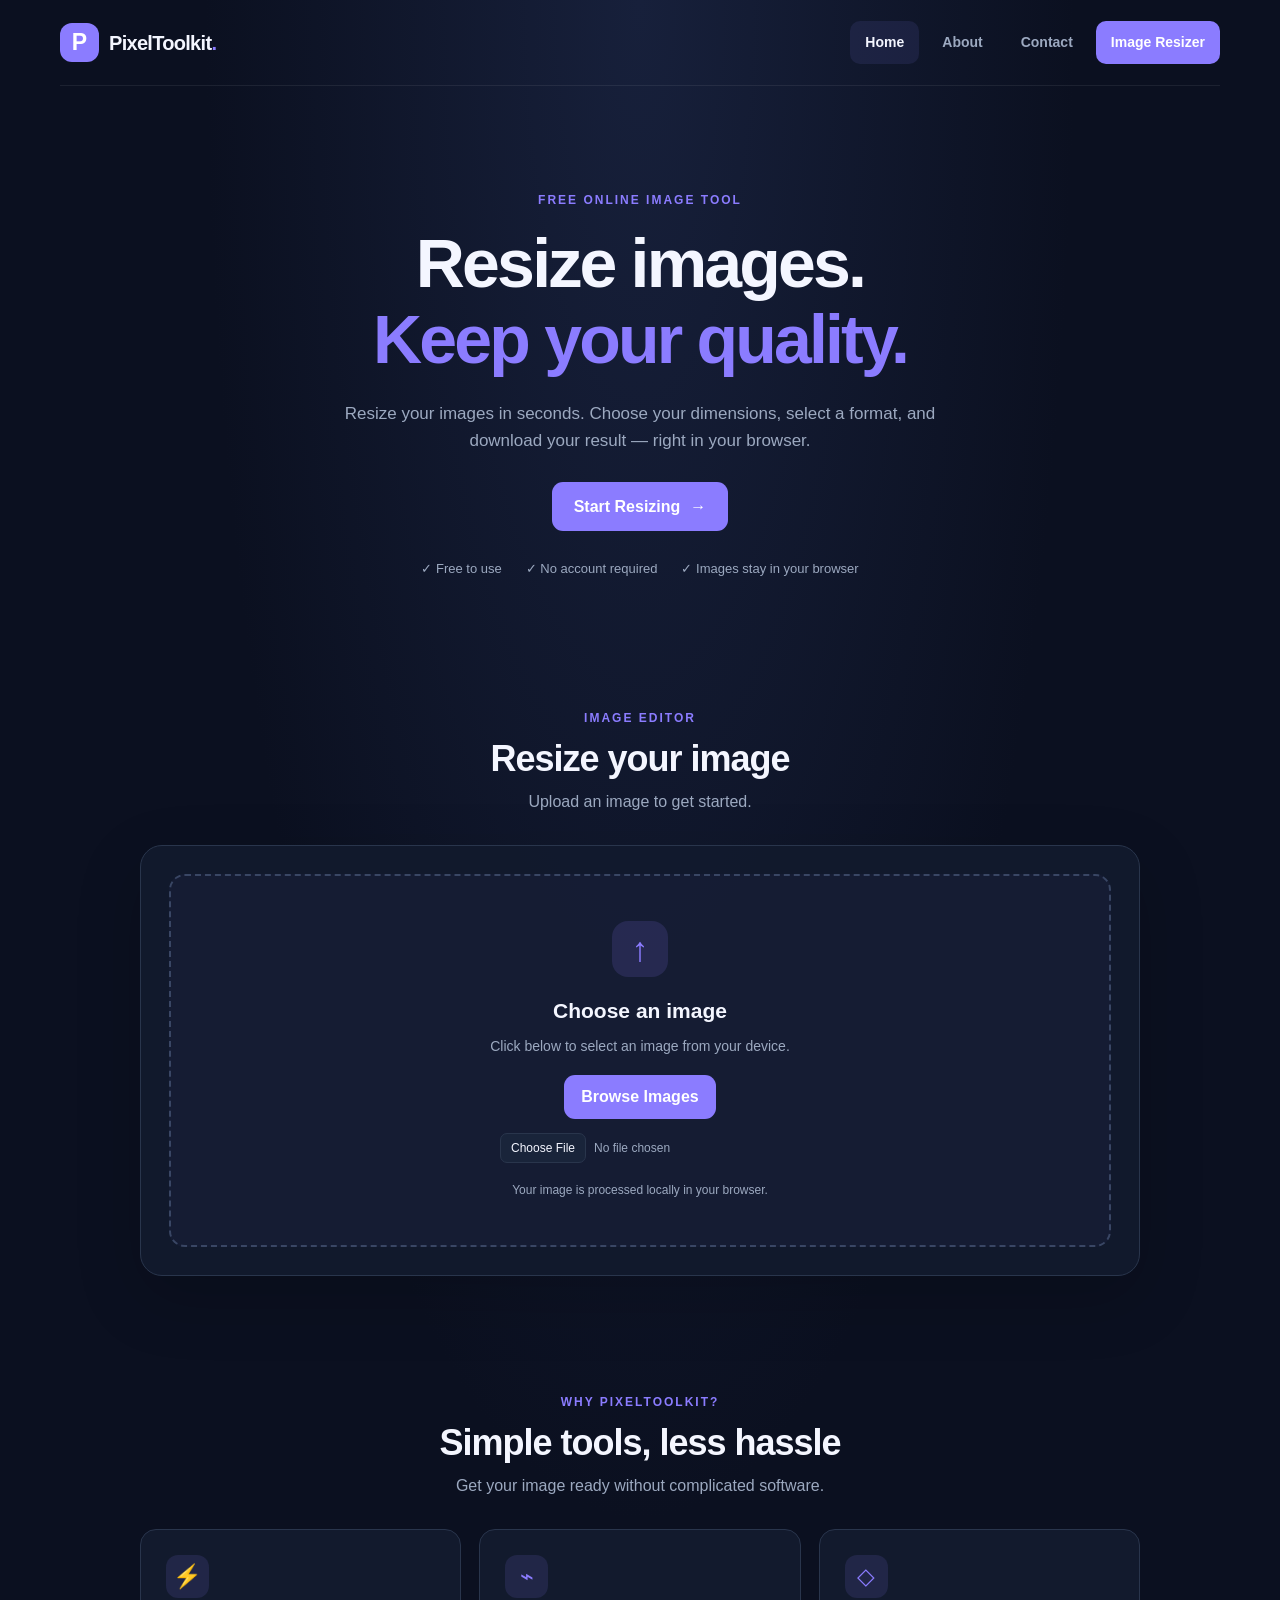
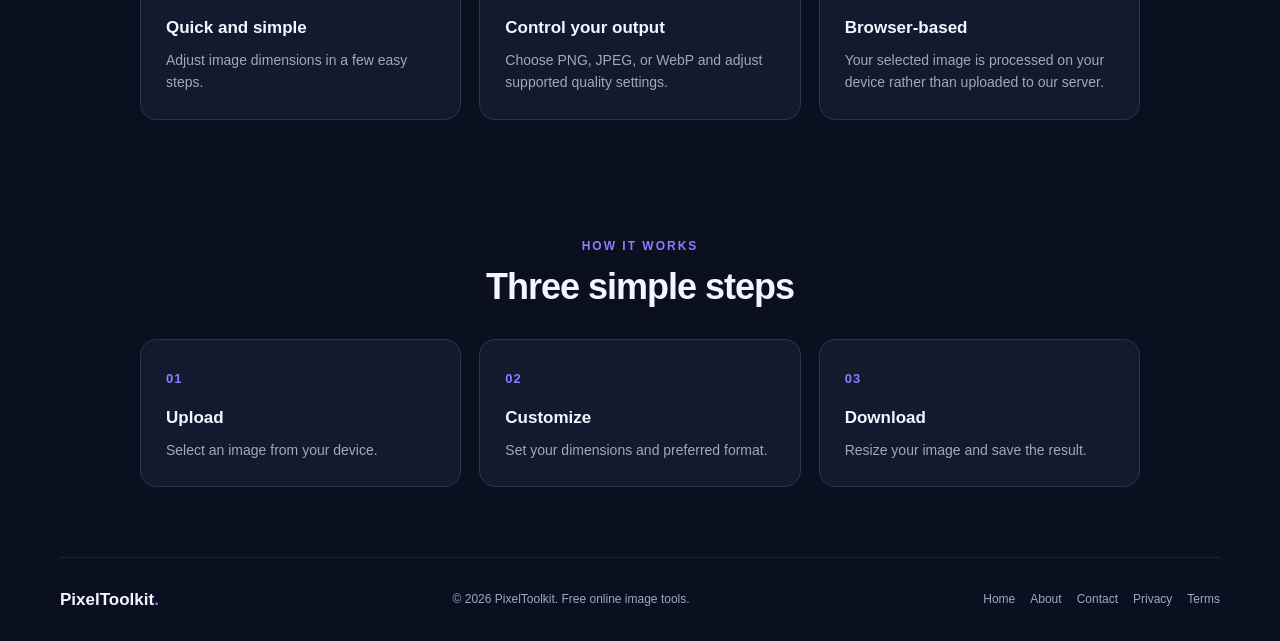
<file: index.html>
<!DOCTYPE html>
<html lang="en">
<head>
    <meta charset="UTF-8">
    <meta name="viewport" content="width=device-width, initial-scale=1.0">

    <title>PixelToolkit | Free Online Image Resizer</title>

    <meta
        name="description"
        content="Resize images online for free with PixelToolkit. Adjust dimensions, maintain aspect ratio, and export images as PNG, JPEG, or WebP."
    >

    <meta name="theme-color" content="#0b1020">

    <link rel="stylesheet" href="style.css">
    <script src="script.js" defer></script>
</head>

<body>
    <header class="navbar">
        <a href="index.html" class="logo" aria-label="PixelToolkit home">
            <span class="logo-icon">P</span>
            <span class="logo-text">PixelToolkit<span class="logo-dot">.</span></span>
        </a>

        <nav class="nav-links" aria-label="Main navigation">
            <a href="index.html" class="nav-link active">Home</a>
            <a href="about.html" class="nav-link">About</a>
            <a href="contact.html" class="nav-link">Contact</a>
            <a href="#resizer" class="nav-button">Image Resizer</a>
        </nav>
    </header>

    <main>
        <section class="hero">
            <span class="eyebrow">FREE ONLINE IMAGE TOOL</span>

            <h1>Resize images.<br><span>Keep your quality.</span></h1>

            <p>
                Resize your images in seconds. Choose your dimensions,
                select a format, and download your result — right in your browser.
            </p>

            <a href="#resizer" class="primary-button">Start Resizing
                <span aria-hidden="true">→</span>
            </a>

            <div class="hero-features">
                <span>✓ Free to use</span>
                <span>✓ No account required</span>
                <span>✓ Images stay in your browser</span>
            </div>
        </section>

        <section class="resizer-section" id="resizer">
            <div class="section-heading">
                <span class="eyebrow">IMAGE EDITOR</span>
                <h2>Resize your image</h2>
                <p>Upload an image to get started.</p>
            </div>

            <div class="resizer-card">
                <div class="upload-area" id="uploadArea">
                    <div class="upload-icon" aria-hidden="true">↑</div>

                    <h3>Choose an image</h3>

                    <p>Click below to select an image from your device.</p>

                    <label for="imageInput" class="upload-button">
                        Browse Images
                    </label>

                    <input
                        type="file"
                        id="imageInput"
                        accept="image/*"
                    >

                    <p class="upload-note">Your image is processed locally in your browser.</p>
                </div>

                <div class="editor" id="editor" hidden>
                    <div class="preview-panel">
                        <h3>Image preview</h3>

                        <div class="preview-frame">
                            <img
                                id="previewImage"
                                alt="Preview of the selected image"
                            >
                        </div>

                        <p class="preview-note">
                            The preview updates after resizing.
                        </p>
                    </div>

                    <div class="settings-panel">
                        <h3>Resize settings</h3>

                        <div class="dimensions">
                            <div class="field">
                                <label for="widthInput">Width (px)</label>
                                <input
                                    type="number"
                                    id="widthInput"
                                    min="1"
                                    max="10000"
                                    step="1"
                                    inputmode="numeric"
                                >
                            </div>

                            <div class="dimension-separator" aria-hidden="true">×</div>

                            <div class="field">
                                <label for="heightInput">Height (px)</label>
                                <input
                                    type="number"
                                    id="heightInput"
                                    min="1"
                                    max="10000"
                                    step="1"
                                    inputmode="numeric"
                                >
                            </div>
                        </div>

                        <label class="checkbox-row" for="ratioInput">
                            <input type="checkbox" id="ratioInput" checked>
                            <span>Maintain aspect ratio</span>
                        </label>

                        <div class="field format-field">
                            <label for="formatInput">Output format</label>
                            <select id="formatInput">
                                <option value="image/png">PNG</option>
                                <option value="image/jpeg">JPEG</option>
                                <option value="image/webp">WebP</option>
                            </select>
                        </div>

                        <div class="field quality-group" id="qualityGroup" hidden>
                            <div class="quality-heading">
                                <label for="qualityInput">Image quality</label>
                                <span id="qualityValue">85%</span>
                            </div>

                            <input
                                type="range"
                                id="qualityInput"
                                min="10"
                                max="100"
                                value="85"
                                step="5"
                            >

                            <p class="field-hint">
                                Higher quality usually means a larger file.
                            </p>
                        </div>

                        <button
                            type="button"
                            id="resizeButton"
                            class="primary-button resize-button"
                        >
                            Resize Image
                        </button>

                        <button
                            type="button"
                            id="downloadButton"
                            class="download-button"
                            disabled
                            hidden
                        >
                            Download Resized Image
                        </button>

                        <p
                            class="status-message"
                            id="statusMessage"
                            role="status"
                            aria-live="polite"
                        ></p>
                    </div>
                </div>
            </div>
        </section>

        <section class="features-section">
            <div class="section-heading">
                <span class="eyebrow">WHY PIXELTOOLKIT?</span>
                <h2>Simple tools, less hassle</h2>
                <p>Get your image ready without complicated software.</p>
            </div>

            <div class="feature-grid">
                <article class="feature-card">
                    <div class="feature-icon" aria-hidden="true">⚡</div>
                    <h3>Quick and simple</h3>
                    <p>Adjust image dimensions in a few easy steps.</p>
                </article>

                <article class="feature-card">
                    <div class="feature-icon" aria-hidden="true">⌁</div>
                    <h3>Control your output</h3>
                    <p>Choose PNG, JPEG, or WebP and adjust supported quality settings.</p>
                </article>

                <article class="feature-card">
                    <div class="feature-icon" aria-hidden="true">◇</div>
                    <h3>Browser-based</h3>
                    <p>Your selected image is processed on your device rather than uploaded to our server.</p>
                </article>
            </div>
        </section>

        <section class="how-section">
            <div class="section-heading">
                <span class="eyebrow">HOW IT WORKS</span>
                <h2>Three simple steps</h2>
            </div>

            <div class="steps-grid">
                <article class="step-card">
                    <span class="step-number">01</span>
                    <h3>Upload</h3>
                    <p>Select an image from your device.</p>
                </article>

                <article class="step-card">
                    <span class="step-number">02</span>
                    <h3>Customize</h3>
                    <p>Set your dimensions and preferred format.</p>
                </article>

                <article class="step-card">
                    <span class="step-number">03</span>
                    <h3>Download</h3>
                    <p>Resize your image and save the result.</p>
                </article>
            </div>
        </section>
    </main>

    <footer class="footer">
        <a href="index.html" class="footer-brand">PixelToolkit<span>.</span></a>

        <p>
            © <span id="currentYear">2026</span> PixelToolkit.
            Free online image tools.
        </p>

        <nav aria-label="Footer navigation">
            <a href="index.html">Home</a>
            <a href="about.html">About</a>
            <a href="contact.html">Contact</a>
            <a href="privacy.html">Privacy</a>
            <a href="terms.html">Terms</a>
        </nav>
    </footer>
</body>
</html>
</file>
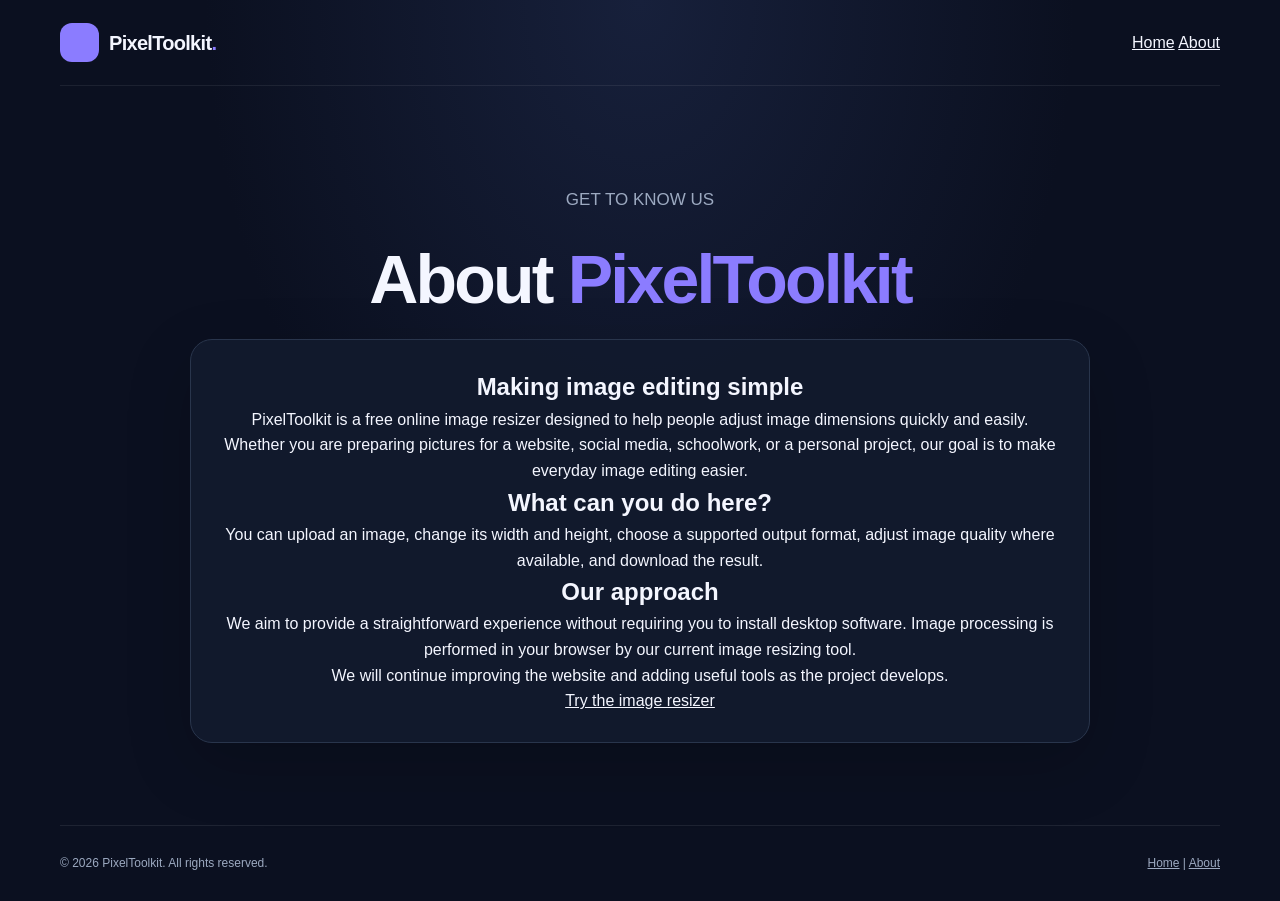
<file: about.html>
<!DOCTYPE html>
<html lang="en">
<head>
    <meta charset="UTF-8">
    <meta name="viewport" content="width=device-width, initial-scale=1.0">

    <meta name="description" content="Learn about PixelToolkit, a free online image resizer designed to make image editing simple and accessible.">

    <title>About Us | PixelToolkit</title>

    <link rel="stylesheet" href="style.css">
</head>
<body>

    <header class="navbar">
        <a href="index.html" class="logo">
            <span class="logo-icon">
                <span></span>
                <span></span>
                <span></span>
                <span></span>
            </span>
            <span class="logo-text">PixelToolkit<span class="logo-dot">.</span></span>
        </a>

        <nav>
            <a href="index.html">Home</a>
            <a href="about.html">About</a>
        </nav>
    </header>

    <main class="hero">
        <p class="hero-label">GET TO KNOW US</p>

        <h1>
            About <span class="gradient-text">PixelToolkit</span>
        </h1>

        <div class="resizer-card">
            <h2>Making image editing simple</h2>

            <p>
                PixelToolkit is a free online image resizer designed
                to help people adjust image dimensions quickly and easily.
            </p>

            <p>
                Whether you are preparing pictures for a website,
                social media, schoolwork, or a personal project,
                our goal is to make everyday image editing easier.
            </p>

            <h2>What can you do here?</h2>

            <p>
                You can upload an image, change its width and height,
                choose a supported output format, adjust image quality
                where available, and download the result.
            </p>

            <h2>Our approach</h2>

            <p>
                We aim to provide a straightforward experience without
                requiring you to install desktop software.
                Image processing is performed in your browser by
                our current image resizing tool.
            </p>

            <p>
                We will continue improving the website and adding
                useful tools as the project develops.
            </p>

            <a href="index.html">Try the image resizer</a>
        </div>
    </main>

    <footer class="footer">
        <p>© <span id="currentYear"></span> PixelToolkit. All rights reserved.</p>
        <p>
            <a href="index.html">Home</a> |
            <a href="about.html">About</a>
        </p>
    </footer>

    <script>
        document.getElementById("currentYear").textContent =
            new Date().getFullYear();
    </script>

</body>
</html>
</file>
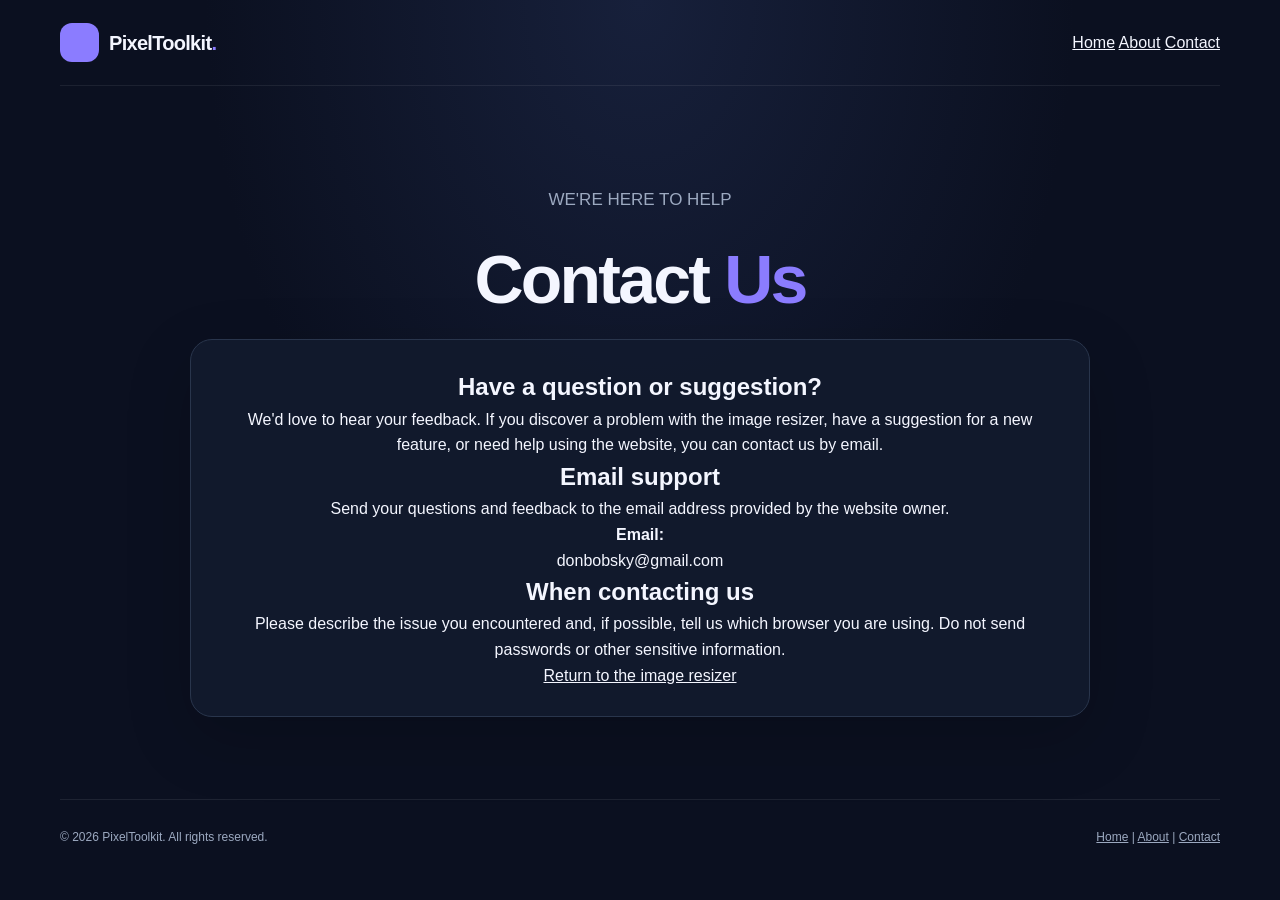
<file: contact.html>
<!DOCTYPE html>
<html lang="en">
<head>
    <meta charset="UTF-8">
    <meta name="viewport" content="width=device-width, initial-scale=1.0">

    <meta name="description" content="Contact PixelToolkit with questions, feedback, or issues using our free online image resizer.">

    <title>Contact Us | PixelToolkit</title>

    <link rel="stylesheet" href="style.css">
</head>
<body>

    <header class="navbar">
        <a href="index.html" class="logo">
            <span class="logo-icon">
                <span></span>
                <span></span>
                <span></span>
                <span></span>
            </span>
            <span class="logo-text">PixelToolkit<span class="logo-dot">.</span></span>
        </a>

        <nav>
            <a href="index.html">Home</a>
            <a href="about.html">About</a>
            <a href="contact.html">Contact</a>
        </nav>
    </header>

    <main class="hero">
        <p class="hero-label">WE'RE HERE TO HELP</p>

        <h1>
            Contact <span class="gradient-text">Us</span>
        </h1>

        <div class="resizer-card">
            <h2>Have a question or suggestion?</h2>

            <p>
                We'd love to hear your feedback. If you discover a
                problem with the image resizer, have a suggestion for
                a new feature, or need help using the website,
                you can contact us by email.
            </p>

            <h2>Email support</h2>

            <p>
                Send your questions and feedback to the email address
                provided by the website owner.
            </p>

            <p>
                <strong>Email:</strong> 
            </p>

            <p>
            donbobsky@gmail.com
            </p>

            <h2>When contacting us</h2>

            <p>
                Please describe the issue you encountered and,
                if possible, tell us which browser you are using.
                Do not send passwords or other sensitive information.
            </p>

            <a href="index.html">Return to the image resizer</a>
        </div>
    </main>

    <footer class="footer">
        <p>© <span id="currentYear"></span> PixelToolkit. All rights reserved.</p>

        <p>
            <a href="index.html">Home</a> |
            <a href="about.html">About</a> |
            <a href="contact.html">Contact</a>
        </p>
    </footer>

    <script>
        document.getElementById("currentYear").textContent =
            new Date().getFullYear();
    </script>

</body>
</html>
</file>
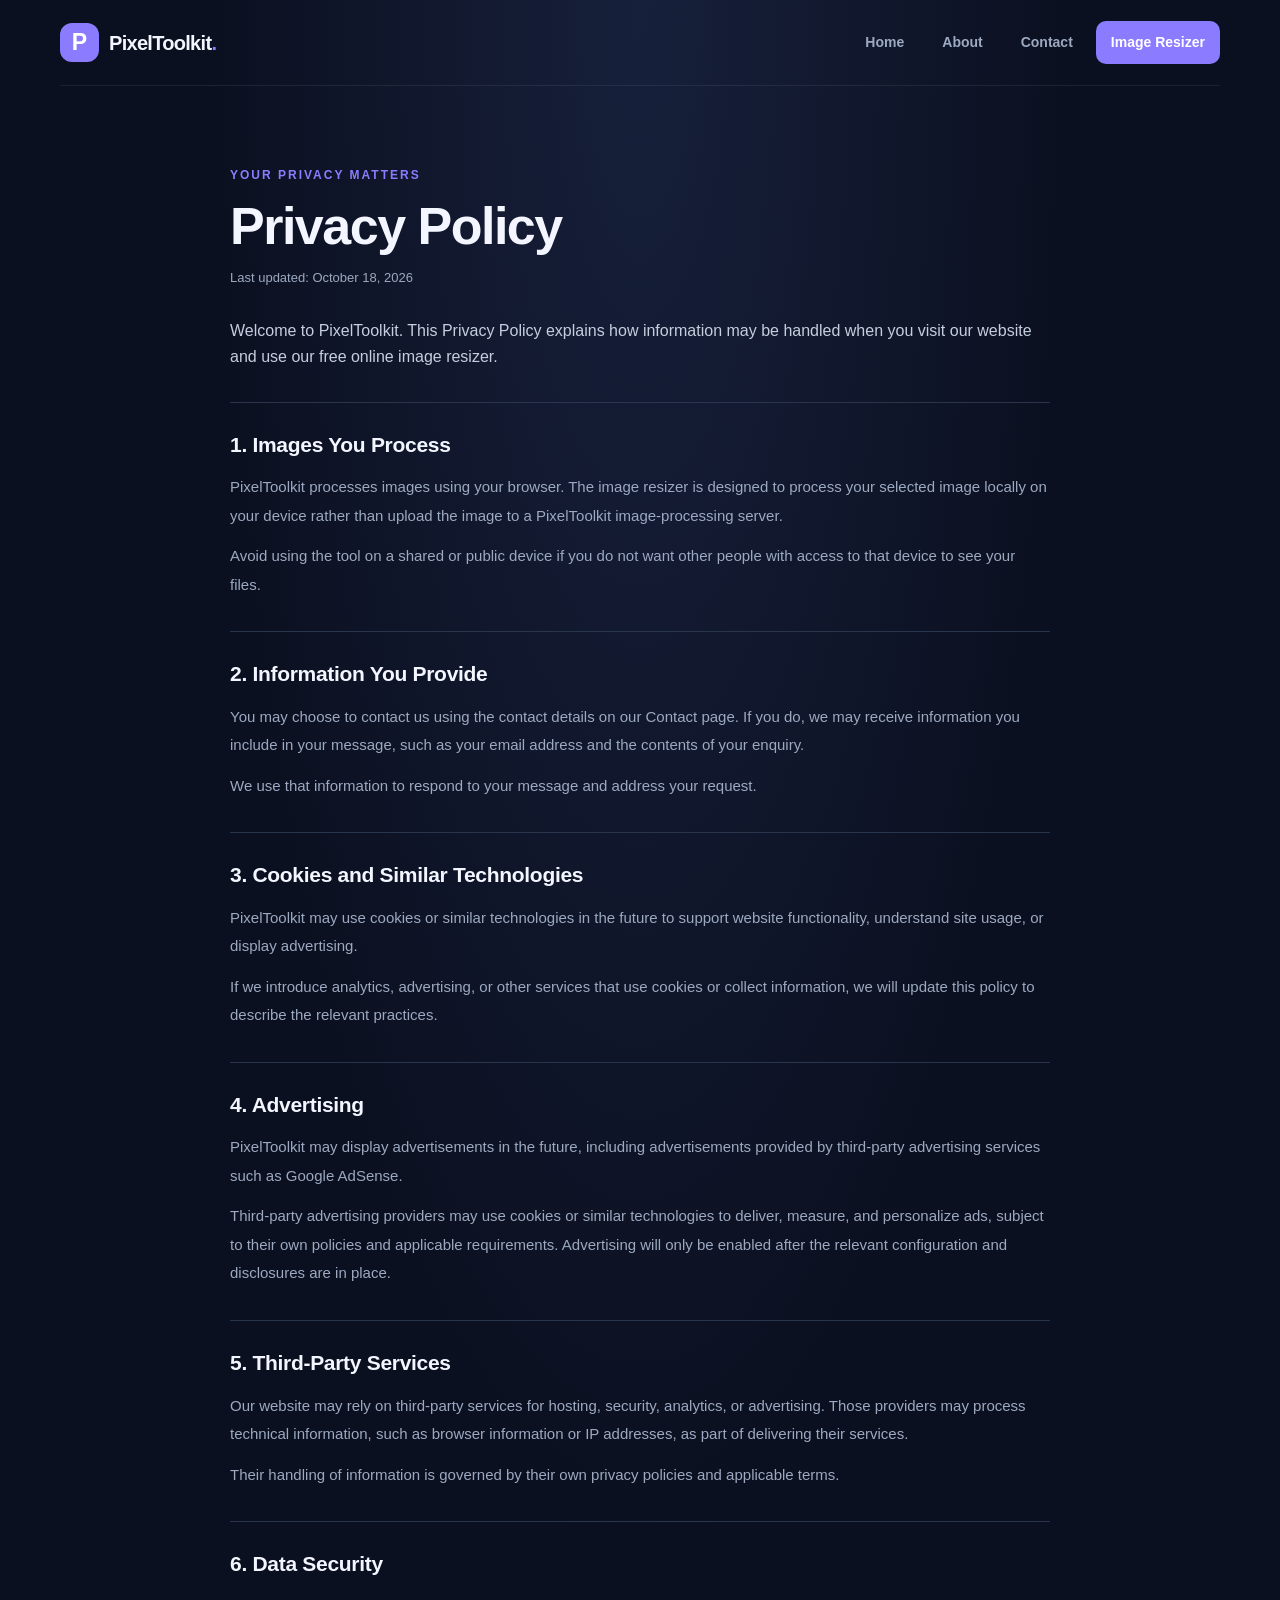
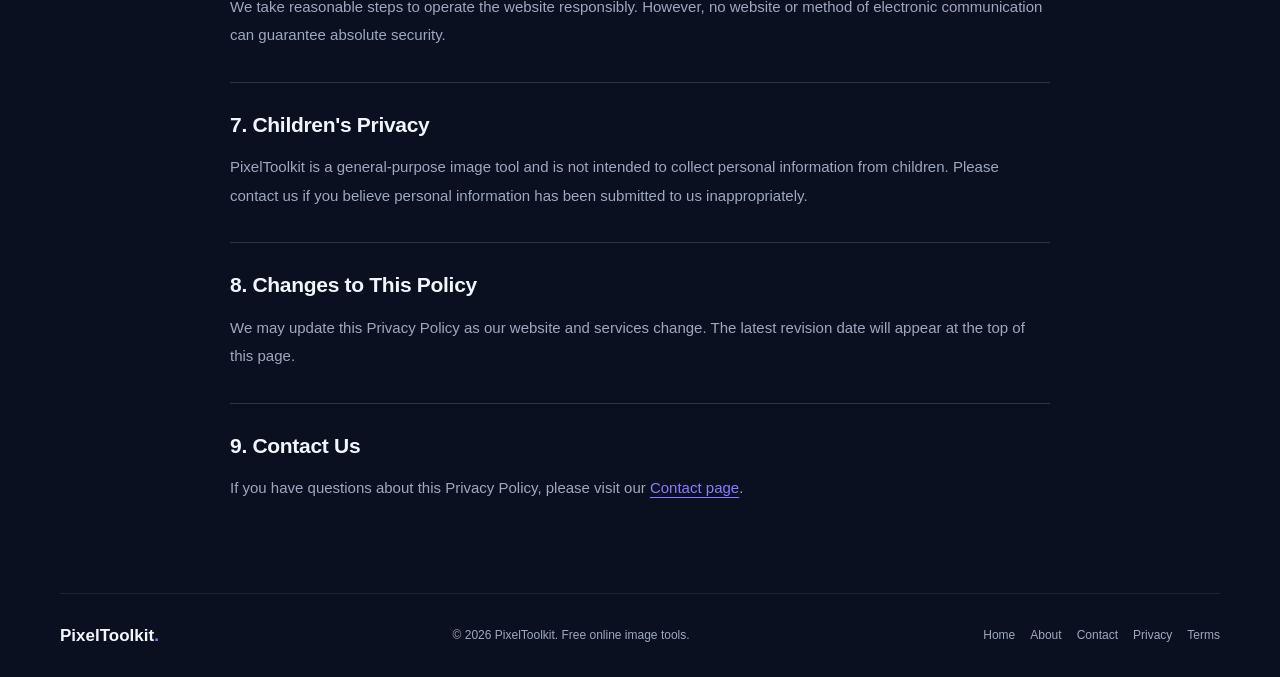
<file: privacy.html>
<!DOCTYPE html>
<html lang="en">
<head>
    <meta charset="UTF-8">
    <meta name="viewport" content="width=device-width, initial-scale=1.0">

    <title>Privacy Policy | PixelToolkit</title>

    <meta
        name="description"
        content="Read the PixelToolkit Privacy Policy to understand how our website handles information and processes images."
    >

    <link rel="stylesheet" href="style.css">
</head>

<body>
    <header class="navbar">
        <a href="index.html" class="logo" aria-label="PixelToolkit home">
            <span class="logo-icon">P</span>
            <span class="logo-text">PixelToolkit<span class="logo-dot">.</span></span>
        </a>

        <nav class="nav-links" aria-label="Main navigation">
            <a href="index.html" class="nav-link">Home</a>
            <a href="about.html" class="nav-link">About</a>
            <a href="contact.html" class="nav-link">Contact</a>
            <a href="index.html#resizer" class="nav-button">Image Resizer</a>
        </nav>
    </header>

    <main class="policy-page">
        <span class="eyebrow">YOUR PRIVACY MATTERS</span>

        <h1>Privacy Policy</h1>

        <p class="policy-updated">Last updated: October 18, 2026</p>

        <p>
            Welcome to PixelToolkit. This Privacy Policy explains how
            information may be handled when you visit our website and use
            our free online image resizer.
        </p>

        <section class="policy-section">
            <h2>1. Images You Process</h2>

            <p>
                PixelToolkit processes images using your browser. The image
                resizer is designed to process your selected image locally
                on your device rather than upload the image to a PixelToolkit
                image-processing server.
            </p>

            <p>
                Avoid using the tool on a shared or public device if you do
                not want other people with access to that device to see your
                files.
            </p>
        </section>

        <section class="policy-section">
            <h2>2. Information You Provide</h2>

            <p>
                You may choose to contact us using the contact details on
                our Contact page. If you do, we may receive information you
                include in your message, such as your email address and
                the contents of your enquiry.
            </p>

            <p>
                We use that information to respond to your message and
                address your request.
            </p>
        </section>

        <section class="policy-section">
            <h2>3. Cookies and Similar Technologies</h2>

            <p>
                PixelToolkit may use cookies or similar technologies in
                the future to support website functionality, understand
                site usage, or display advertising.
            </p>

            <p>
                If we introduce analytics, advertising, or other services
                that use cookies or collect information, we will update
                this policy to describe the relevant practices.
            </p>
        </section>

        <section class="policy-section">
            <h2>4. Advertising</h2>

            <p>
                PixelToolkit may display advertisements in the future,
                including advertisements provided by third-party advertising
                services such as Google AdSense.
            </p>

            <p>
                Third-party advertising providers may use cookies or similar
                technologies to deliver, measure, and personalize ads,
                subject to their own policies and applicable requirements.
                Advertising will only be enabled after the relevant
                configuration and disclosures are in place.
            </p>
        </section>

        <section class="policy-section">
            <h2>5. Third-Party Services</h2>

            <p>
                Our website may rely on third-party services for hosting,
                security, analytics, or advertising. Those providers may
                process technical information, such as browser information
                or IP addresses, as part of delivering their services.
            </p>

            <p>
                Their handling of information is governed by their own
                privacy policies and applicable terms.
            </p>
        </section>

        <section class="policy-section">
            <h2>6. Data Security</h2>

            <p>
                We take reasonable steps to operate the website responsibly.
                However, no website or method of electronic communication
                can guarantee absolute security.
            </p>
        </section>

        <section class="policy-section">
            <h2>7. Children's Privacy</h2>

            <p>
                PixelToolkit is a general-purpose image tool and is not
                intended to collect personal information from children.
                Please contact us if you believe personal information has
                been submitted to us inappropriately.
            </p>
        </section>

        <section class="policy-section">
            <h2>8. Changes to This Policy</h2>

            <p>
                We may update this Privacy Policy as our website and
                services change. The latest revision date will appear
                at the top of this page.
            </p>
        </section>

        <section class="policy-section">
            <h2>9. Contact Us</h2>

            <p>
                If you have questions about this Privacy Policy, please
                visit our <a href="contact.html">Contact page</a>.
            </p>
        </section>
    </main>

    <footer class="footer">
        <a href="index.html" class="footer-brand">
            PixelToolkit<span>.</span>
        </a>

        <p>
            © <span class="current-year">2026</span> PixelToolkit.
            Free online image tools.
        </p>

        <nav aria-label="Footer navigation">
            <a href="index.html">Home</a>
            <a href="about.html">About</a>
            <a href="contact.html">Contact</a>
            <a href="privacy.html">Privacy</a>
            <a href="terms.html">Terms</a>
        </nav>
    </footer>

    <script>
        document.querySelector(".current-year").textContent =
            new Date().getFullYear();
    </script>
</body>
</html>
</file>
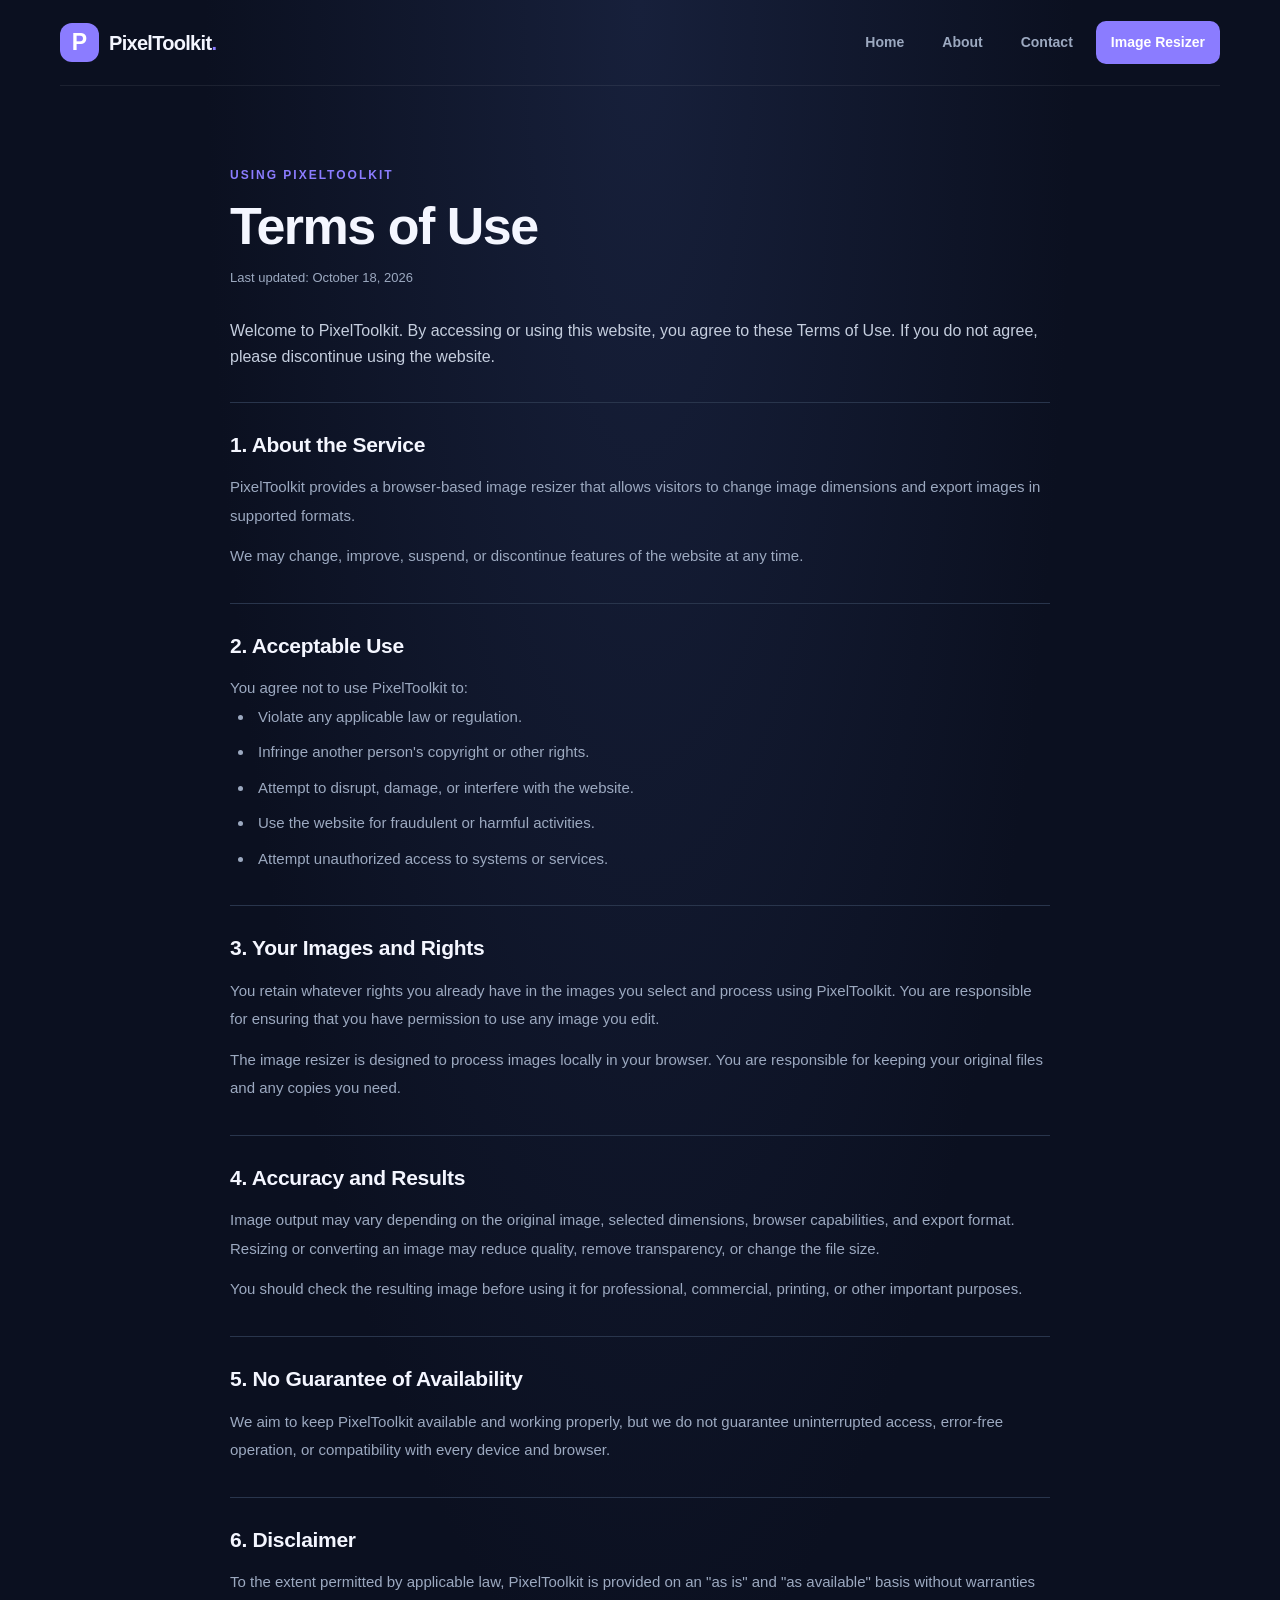
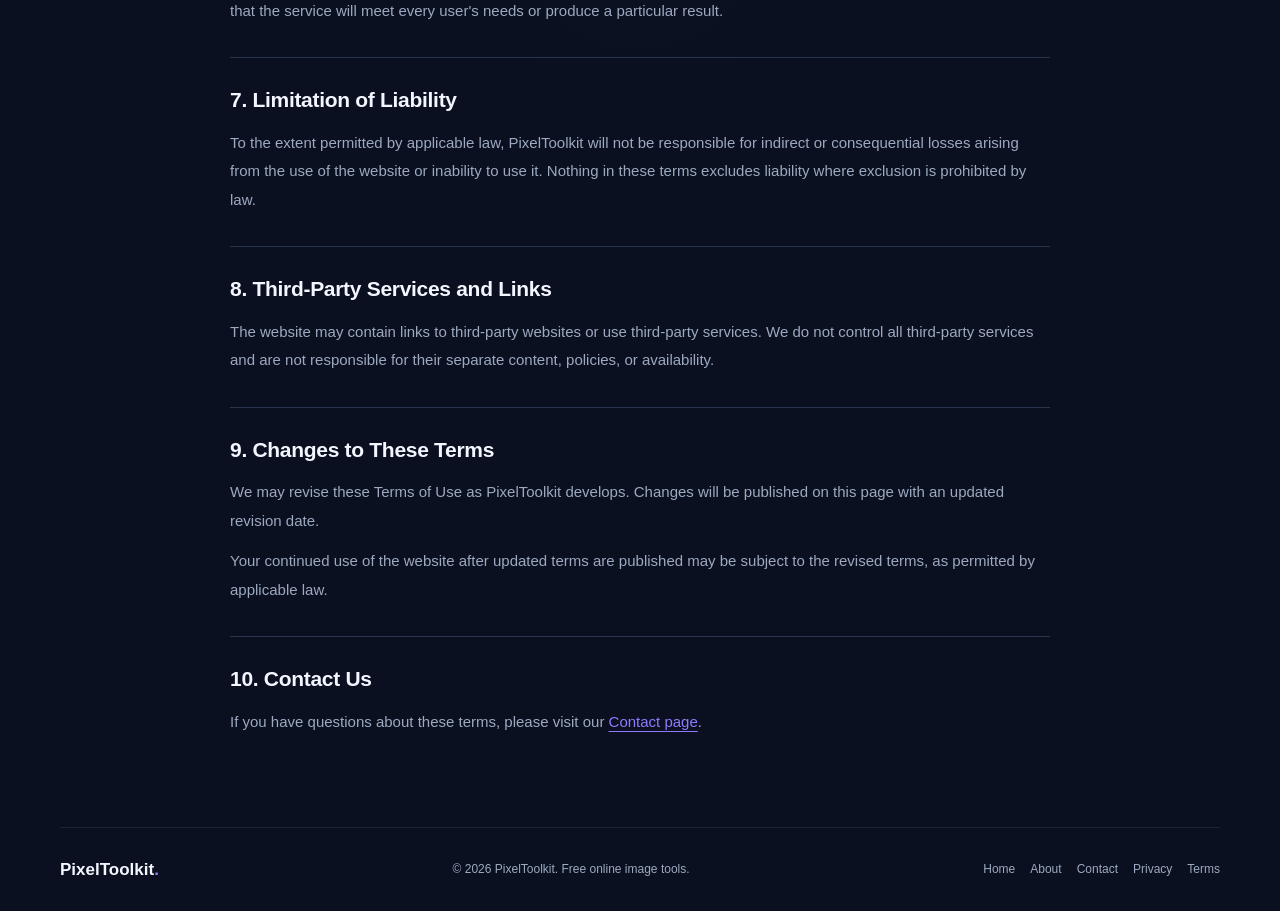
<file: terms.html>
<!DOCTYPE html>
<html lang="en">
<head>
    <meta charset="UTF-8">
    <meta name="viewport" content="width=device-width, initial-scale=1.0">

    <title>Terms of Use | PixelToolkit</title>

    <meta
        name="description"
        content="Read the PixelToolkit Terms of Use before using our free online image resizer."
    >

    <link rel="stylesheet" href="style.css">
</head>

<body>
    <header class="navbar">
        <a href="index.html" class="logo" aria-label="PixelToolkit home">
            <span class="logo-icon">P</span>
            <span class="logo-text">PixelToolkit<span class="logo-dot">.</span></span>
        </a>

        <nav class="nav-links" aria-label="Main navigation">
            <a href="index.html" class="nav-link">Home</a>
            <a href="about.html" class="nav-link">About</a>
            <a href="contact.html" class="nav-link">Contact</a>
            <a href="index.html#resizer" class="nav-button">Image Resizer</a>
        </nav>
    </header>

    <main class="policy-page">
        <span class="eyebrow">USING PIXELTOOLKIT</span>

        <h1>Terms of Use</h1>

        <p class="policy-updated">Last updated: October 18, 2026</p>

        <p>
            Welcome to PixelToolkit. By accessing or using this website,
            you agree to these Terms of Use. If you do not agree, please
            discontinue using the website.
        </p>

        <section class="policy-section">
            <h2>1. About the Service</h2>

            <p>
                PixelToolkit provides a browser-based image resizer that
                allows visitors to change image dimensions and export
                images in supported formats.
            </p>

            <p>
                We may change, improve, suspend, or discontinue features
                of the website at any time.
            </p>
        </section>

        <section class="policy-section">
            <h2>2. Acceptable Use</h2>

            <p>You agree not to use PixelToolkit to:</p>

            <ul>
                <li>Violate any applicable law or regulation.</li>
                <li>Infringe another person's copyright or other rights.</li>
                <li>Attempt to disrupt, damage, or interfere with the website.</li>
                <li>Use the website for fraudulent or harmful activities.</li>
                <li>Attempt unauthorized access to systems or services.</li>
            </ul>
        </section>

        <section class="policy-section">
            <h2>3. Your Images and Rights</h2>

            <p>
                You retain whatever rights you already have in the images
                you select and process using PixelToolkit. You are
                responsible for ensuring that you have permission to use
                any image you edit.
            </p>

            <p>
                The image resizer is designed to process images locally
                in your browser. You are responsible for keeping your
                original files and any copies you need.
            </p>
        </section>

        <section class="policy-section">
            <h2>4. Accuracy and Results</h2>

            <p>
                Image output may vary depending on the original image,
                selected dimensions, browser capabilities, and export format.
                Resizing or converting an image may reduce quality, remove
                transparency, or change the file size.
            </p>

            <p>
                You should check the resulting image before using it for
                professional, commercial, printing, or other important purposes.
            </p>
        </section>

        <section class="policy-section">
            <h2>5. No Guarantee of Availability</h2>

            <p>
                We aim to keep PixelToolkit available and working properly,
                but we do not guarantee uninterrupted access, error-free
                operation, or compatibility with every device and browser.
            </p>
        </section>

        <section class="policy-section">
            <h2>6. Disclaimer</h2>

            <p>
                To the extent permitted by applicable law, PixelToolkit is
                provided on an "as is" and "as available" basis without
                warranties that the service will meet every user's needs
                or produce a particular result.
            </p>
        </section>

        <section class="policy-section">
            <h2>7. Limitation of Liability</h2>

            <p>
                To the extent permitted by applicable law, PixelToolkit
                will not be responsible for indirect or consequential losses
                arising from the use of the website or inability to use it.
                Nothing in these terms excludes liability where exclusion
                is prohibited by law.
            </p>
        </section>

        <section class="policy-section">
            <h2>8. Third-Party Services and Links</h2>

            <p>
                The website may contain links to third-party websites or
                use third-party services. We do not control all third-party
                services and are not responsible for their separate content,
                policies, or availability.
            </p>
        </section>

        <section class="policy-section">
            <h2>9. Changes to These Terms</h2>

            <p>
                We may revise these Terms of Use as PixelToolkit develops.
                Changes will be published on this page with an updated
                revision date.
            </p>
            <p>
                Your continued use of the website after updated terms are
                published may be subject to the revised terms, as permitted
                by applicable law.
            </p>
        </section>

        <section class="policy-section">
            <h2>10. Contact Us</h2>

            <p>
                If you have questions about these terms, please visit our
                <a href="contact.html">Contact page</a>.
            </p>
        </section>
    </main>

    <footer class="footer">
        <a href="index.html" class="footer-brand">
            PixelToolkit<span>.</span>
        </a>

        <p>
            © <span class="current-year">2026</span> PixelToolkit.
            Free online image tools.
        </p>

        <nav aria-label="Footer navigation">
            <a href="index.html">Home</a>
            <a href="about.html">About</a>
            <a href="contact.html">Contact</a>
            <a href="privacy.html">Privacy</a>
            <a href="terms.html">Terms</a>
        </nav>
    </footer>

    <script>
        document.querySelector(".current-year").textContent =
            new Date().getFullYear();
    </script>
</body>
</html>
</file>
<file: style.css>
:root {
    --background: #0b1020;
    --surface: #121a2d;
    --surface-light: #19243a;
    --border: #29354c;
    --text: #f4f6ff;
    --muted: #9ca9c0;
    --accent: #8b7cff;
    --accent-hover: #7563f5;
    --success: #6ee7b7;
    --danger: #fca5a5;
}

* {
    margin: 0;
    padding: 0;
    box-sizing: border-box;
}

html {
    scroll-behavior: smooth;
    scroll-padding-top: 100px;
}

body {
    min-height: 100vh;
    background:
        radial-gradient(ellipse at top, #17203b 0%, transparent 48%),
        var(--background);
    color: var(--text);
    font-family: Arial, Helvetica, sans-serif;
    line-height: 1.6;
}

button,
input,
select {
    font: inherit;
}

button,
a,
input,
select {
    -webkit-tap-highlight-color: transparent;
}

a {
    color: inherit;
}

button:focus-visible,
a:focus-visible,
input:focus-visible,
select:focus-visible {
    outline: 2px solid var(--accent);
    outline-offset: 3px;
}

[hidden] {
    display: none !important;
}

/* NAVIGATION */

.navbar {
    width: min(1160px, 92%);
    min-height: 86px;
    margin: 0 auto;
    display: flex;
    align-items: center;
    justify-content: space-between;
    gap: 24px;
    border-bottom: 1px solid rgba(255, 255, 255, 0.07);
}

.logo {
    display: inline-flex;
    align-items: center;
    gap: 10px;
    text-decoration: none;
    flex-shrink: 0;
}

.logo-icon {
    width: 39px;
    height: 39px;
    display: grid;
    place-items: center;
    border-radius: 12px;
    background: var(--accent);
    color: white;
    font-size: 23px;
    font-weight: 800;
}

.logo-text {
    font-size: 20px;
    font-weight: 800;
    letter-spacing: -0.7px;
}

.logo-dot,
.footer-brand span {
    color: var(--accent);
}

.nav-links {
    display: flex;
    align-items: center;
    justify-content: flex-end;
    gap: 8px;
}

.nav-link,
.nav-button {
    display: inline-flex;
    align-items: center;
    justify-content: center;
    min-height: 42px;
    padding: 9px 14px;
    border: 1px solid transparent;
    border-radius: 10px;
    color: var(--muted);
    font-size: 14px;
    font-weight: 600;
    text-decoration: none;
    transition:
        color 0.2s ease,
        background-color 0.2s ease,
        border-color 0.2s ease,
        transform 0.2s ease;
}

.nav-link:hover,
.nav-link.active {
    background: rgba(139, 124, 255, 0.1);
    color: var(--text);
}

.nav-button {
    background: var(--accent);
    color: white;
}

.nav-button:hover {
    background: var(--accent-hover);
    transform: translateY(-2px);
}

/* HERO */

.hero {
    width: min(900px, 92%);
    margin: 0 auto;
    padding: 100px 0 82px;
    text-align: center;
}

.eyebrow {
    display: inline-block;
    margin-bottom: 15px;
    color: var(--accent);
    font-size: 12px;
    font-weight: 800;
    letter-spacing: 2px;
}

.hero h1 {
    margin-bottom: 22px;
    font-size: clamp(40px, 6vw, 68px);
    font-weight: 800;
    letter-spacing: -2.8px;
    line-height: 1.12;
}

.hero h1 span {
    color: var(--accent);
}

.hero > p {
    max-width: 650px;
    margin: 0 auto 28px;
    color: var(--muted);
    font-size: 17px;
}

.primary-button,
.download-button,
.upload-button {
    display: inline-flex;
    align-items: center;
    justify-content: center;
    gap: 10px;
    min-height: 48px;
    padding: 12px 22px;
    border: none;
    border-radius: 11px;
    background: var(--accent);
    color: white;
    font-weight: 700;
    text-align: center;
    text-decoration: none;
    cursor: pointer;
    transition:
        background-color 0.2s ease,
        transform 0.2s ease,
        opacity 0.2s ease;
}

.primary-button:hover:not(:disabled),
.download-button:hover:not(:disabled),
.upload-button:hover {
    background: var(--accent-hover);
    transform: translateY(-2px);
}

button:disabled {
    cursor: not-allowed;
    opacity: 0.5;
}

.hero-features {
    display: flex;
    justify-content: center;
    flex-wrap: wrap;
    gap: 12px 24px;
    margin-top: 28px;
    color: var(--muted);
    font-size: 13px;
}

/* SECTION HEADINGS */

.resizer-section,
.features-section,
.how-section {
    width: min(1000px, 92%);
    margin: 0 auto;
    padding: 42px 0 70px;
}

.section-heading {
    margin-bottom: 30px;
    text-align: center;
}

.section-heading .eyebrow {
    margin-bottom: 8px;
}

.section-heading h2 {
    margin-bottom: 8px;
    font-size: clamp(27px, 4vw, 36px);
    letter-spacing: -1px;
    line-height: 1.25;
}

.section-heading > p {
    color: var(--muted);
}

/* IMAGE RESIZER */

.resizer-card {
    padding: 28px;
    border: 1px solid var(--border);
    border-radius: 22px;
    background: rgba(18, 26, 45, 0.94);
    box-shadow: 0 22px 65px rgba(0, 0, 0, 0.18);
}

.upload-area {
    padding: 45px 20px;
    border: 2px dashed #394664;
    border-radius: 16px;
    background: rgba(139, 124, 255, 0.035);
    text-align: center;
}

.upload-icon {
    width: 56px;
    height: 56px;
    display: grid;
    place-items: center;
    margin: 0 auto 17px;
    border-radius: 16px;
    background: rgba(139, 124, 255, 0.14);
    color: var(--accent);
    font-size: 34px;
}

.upload-area h3 {
    margin-bottom: 7px;
    font-size: 21px;
}

.upload-area > p {
    margin-bottom: 18px;
    color: var(--muted);
    font-size: 14px;
}

.upload-area input[type="file"] {
    display: block;
    width: 100%;
    max-width: 280px;
    margin: 14px auto 0;
    color: var(--muted);
    font-size: 12px;
}

.upload-area input[type="file"]::file-selector-button {
    margin-right: 8px;
    padding: 7px 10px;
    border: 1px solid var(--border);
    border-radius: 7px;
    background: var(--surface-light);
    color: var(--text);
    cursor: pointer;
}

.upload-area .upload-note {
    margin: 18px 0 0;
    font-size: 12px;
}

.upload-button {
    min-height: 42px;
    padding: 9px 17px;
    cursor: pointer;
}

/* EDITOR LAYOUT */

.editor {
    display: grid;
    grid-template-columns: minmax(0, 1fr) minmax(0, 1fr);
    gap: 32px;
    padding-top: 25px;
}

.preview-panel,
.settings-panel {
    min-width: 0;
}

.preview-panel h3,
.settings-panel h3 {
    margin-bottom: 17px;
    font-size: 18px;
}

.preview-frame {
    min-height: 260px;
    display: flex;
    align-items: center;
    justify-content: center;
    overflow: hidden;
    padding: 15px;
    border: 1px solid var(--border);
    border-radius: 14px;
    background:
        linear-gradient(45deg, #151e31 25%, transparent 25%),
        linear-gradient(-45deg, #151e31 25%, transparent 25%),
        linear-gradient(45deg, transparent 75%, #151e31 75%),
        linear-gradient(-45deg, transparent 75%, #151e31 75%),
        #0e1525;
    background-size: 24px 24px;
    background-position:
        0 0,
        0 12px,
        12px -12px,
        -12px 0;
}

.preview-frame img {
    display: block;
    max-width: 100%;
    max-height: 390px;
    width: auto;
    height: auto;
    object-fit: contain;
}

.preview-note {
    margin-top: 12px;
    color: var(--muted);
    font-size: 12px;
}

/* FORM FIELDS */

.dimensions {
    display: grid;
    grid-template-columns: minmax(0, 1fr) auto minmax(0, 1fr);
    align-items: end;
    gap: 10px;
    margin-bottom: 18px;
}

.field {
    display: flex;
    flex-direction: column;
    gap: 8px;
    margin-bottom: 18px;
}

.field label,
.quality-heading label {
    color: #dfe5f3;
    font-size: 13px;
    font-weight: 600;
}

.field input[type="number"],
.field select {
    width: 100%;
    min-width: 0;
    min-height: 45px;
    padding: 10px 12px;
    border: 1px solid var(--border);
    border-radius: 10px;
    background: #0c1323;
    color: var(--text);
}

.field input[type="number"]:focus,
.field select:focus {
    border-color: var(--accent);
}

.dimension-separator {
    padding-bottom: 10px;
    color: var(--muted);
}

.checkbox-row {
    display: flex;
    align-items: center;
    gap: 10px;
    margin-bottom: 20px;
    color: var(--muted);
    font-size: 13px;
    cursor: pointer;
}

.checkbox-row input {
    width: 16px;
    height: 16px;
    accent-color: var(--accent);
}

.format-field {
    margin-bottom: 20px;
}

.quality-heading {
    display: flex;
    align-items: center;
    justify-content: space-between;
    gap: 10px;
}

.quality-heading span {
    color: var(--accent);
    font-size: 13px;
    font-weight: 700;
}

.quality-group input[type="range"] {
    width: 100%;
    accent-color: var(--accent);
    cursor: pointer;
}

.field-hint {
    margin-top: -3px;
    color: var(--muted);
    font-size: 12px;
}

.resize-button,
.download-button {
    width: 100%;
    margin-top: 10px;
}

.download-button {
    border: 1px solid rgba(110, 231, 183, 0.35);
    background: rgba(110, 231, 183, 0.12);
    color: var(--success);
}

.download-button:hover:not(:disabled) {
    background: rgba(110, 231, 183, 0.2);
}

.status-message {
    min-height: 24px;
    margin-top: 15px;
    color: var(--muted);
    font-size: 13px;
    overflow-wrap: anywhere;
}

.status-message:empty {
    min-height: 0;
    margin-top: 0;
}

/* FEATURES */

.feature-grid,
.steps-grid {
    display: grid;
    grid-template-columns: repeat(3, minmax(0, 1fr));
    gap: 18px;
}

.feature-card,
.step-card {
    padding: 25px;
    border: 1px solid var(--border);
    border-radius: 16px;
    background: var(--surface);
}

.feature-icon {
    width: 43px;
    height: 43px;
    display: grid;
    place-items: center;
    margin-bottom: 16px;
    border-radius: 12px;
    background: rgba(139, 124, 255, 0.12);
    color: var(--accent);
    font-size: 23px;
}

.feature-card h3,
.step-card h3 {
    margin-bottom: 8px;
    font-size: 17px;
}

.feature-card p,
.step-card p {
    color: var(--muted);
    font-size: 14px;
}

.step-number {
    display: inline-block;
    margin-bottom: 14px;
    color: var(--accent);
    font-size: 13px;
    font-weight: 800;
    letter-spacing: 1px;
}

/* FOOTER */

.footer {
    width: min(1160px, 92%);
    display: flex;
    align-items: center;
    justify-content: space-between;
    flex-wrap: wrap;
    gap: 18px;
    margin: 0 auto;
    padding: 28px 0;
    border-top: 1px solid rgba(255, 255, 255, 0.08);
}

.footer-brand {
    font-size: 17px;
    font-weight: 800;
    text-decoration: none;
}

.footer p {
    color: var(--muted);
    font-size: 12px;
}

.footer nav {
    display: flex;
    flex-wrap: wrap;
    gap: 15px;
}

.footer nav a {
    color: var(--muted);
    font-size: 12px;
    text-decoration: none;
}

.footer nav a:hover {
    color: var(--accent);
}

/* MOBILE RESPONSIVENESS */

@media (max-width: 760px) {
    .navbar {
        align-items: flex-start;
        flex-direction: column;
        justify-content: center;
        gap: 13px;
        padding: 18px 0;
    }

    .nav-links {
        width: 100%;
        justify-content: flex-start;
        flex-wrap: wrap;
        gap: 5px;
    }

    .nav-link,
    .nav-button {
        padding: 8px 10px;
        font-size: 12px;
    }

    .hero {
        padding: 70px 0 50px;
    }

    .hero h1 {
        letter-spacing: -1.5px;
    }

    .hero > p {
        font-size: 15px;
    }

    .resizer-card {
        padding: 18px;
    }

    .editor {
        grid-template-columns: 1fr;
        gap: 28px;
    }

    .preview-frame {
        min-height: 200px;
    }

    .feature-grid,
    .steps-grid {
        grid-template-columns: 1fr;
    }

    .feature-card,
    .step-card {
        padding: 21px;
    }

    .footer {
        align-items: flex-start;
        flex-direction: column;
    }
}

@media (max-width: 400px) {
    .logo-text {
        font-size: 18px;
    }

    .nav-links {
        gap: 3px;
    }

    .nav-link,
    .nav-button {
        padding: 7px 8px;
        font-size: 11px;
    }

    .resizer-card {
        padding: 13px;
    }

    .dimensions {
        gap: 6px;
    }
}

@media (prefers-reduced-motion: reduce) {
    *,
    *::before,
    *::after {
        scroll-behavior: auto !important;
        transition-duration: 0.01ms !important;
        animation-duration: 0.01ms !important;
        animation-iteration-count: 1 !important;
    }
}

/* PRIVACY POLICY AND TERMS PAGES */

.policy-page {
    width: min(820px, 92%);
    min-height: 65vh;
    margin: 0 auto;
    padding: 75px 0 90px;
}

.policy-page > .eyebrow {
    margin-bottom: 10px;
}

.policy-page h1 {
    margin-bottom: 10px;
    font-size: clamp(36px, 5vw, 52px);
    letter-spacing: -1.5px;
    line-height: 1.2;
}

.policy-updated {
    margin-bottom: 30px;
    color: var(--muted);
    font-size: 13px;
}

.policy-page > p:not(.policy-updated) {
    margin-bottom: 24px;
    color: #c5cede;
    font-size: 16px;
}

.policy-section {
    margin-top: 32px;
    padding-top: 25px;
    border-top: 1px solid var(--border);
}

.policy-section h2 {
    margin-bottom: 12px;
    font-size: 21px;
    letter-spacing: -0.3px;
}

.policy-section p,
.policy-section li {
    color: var(--muted);
    font-size: 15px;
    line-height: 1.9;
}

.policy-section p + p {
    margin-top: 12px;
}

.policy-section ul {
    padding-left: 24px;
}

.policy-section li {
    padding-left: 4px;
    margin-bottom: 7px;
}

.policy-section a {
    color: var(--accent);
    text-underline-offset: 4px;
}

.policy-section a:hover {
    color: var(--text);
}

@media (max-width: 600px) {
    .policy-page {
        padding-top: 48px;
        padding-bottom: 60px;
    }

    .policy-section h2 {
        font-size: 19px;
    }

    .policy-section p,
    .policy-section li {
        font-size: 14px;
    }
}
</file>
